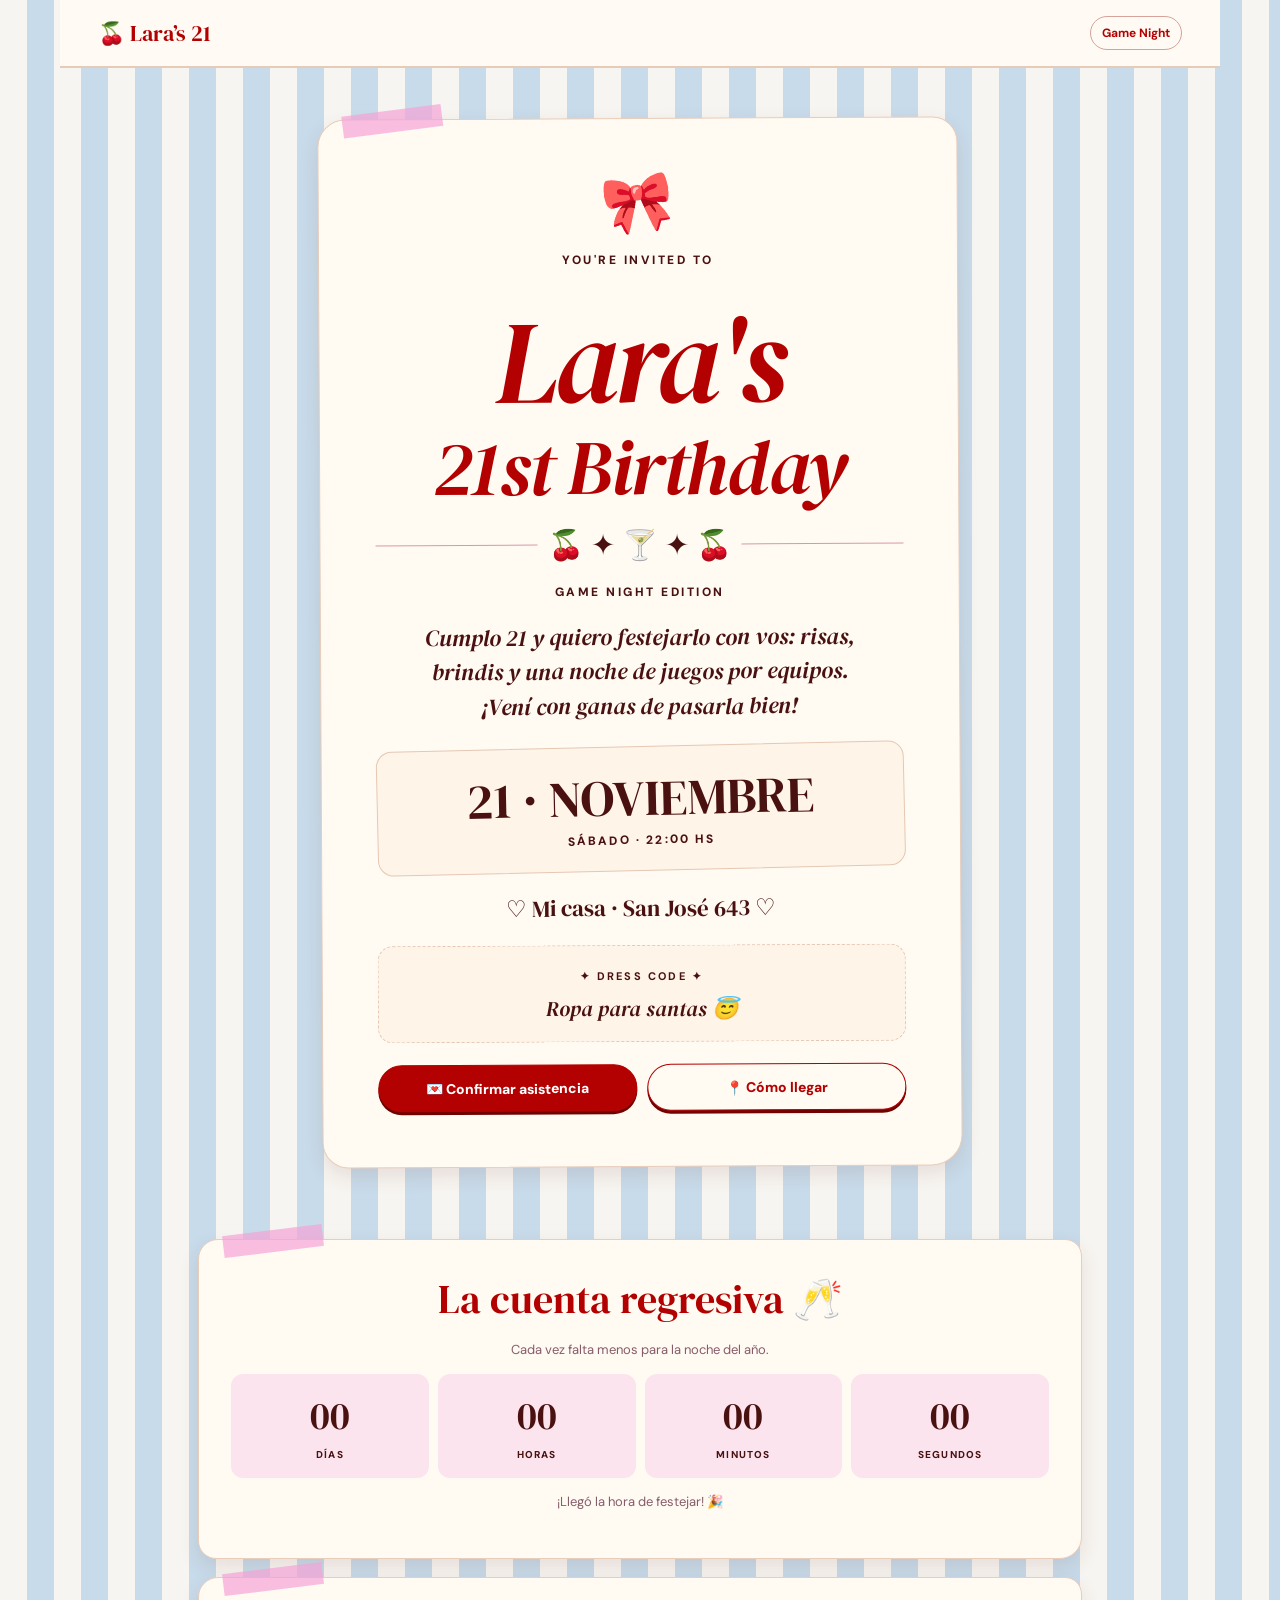
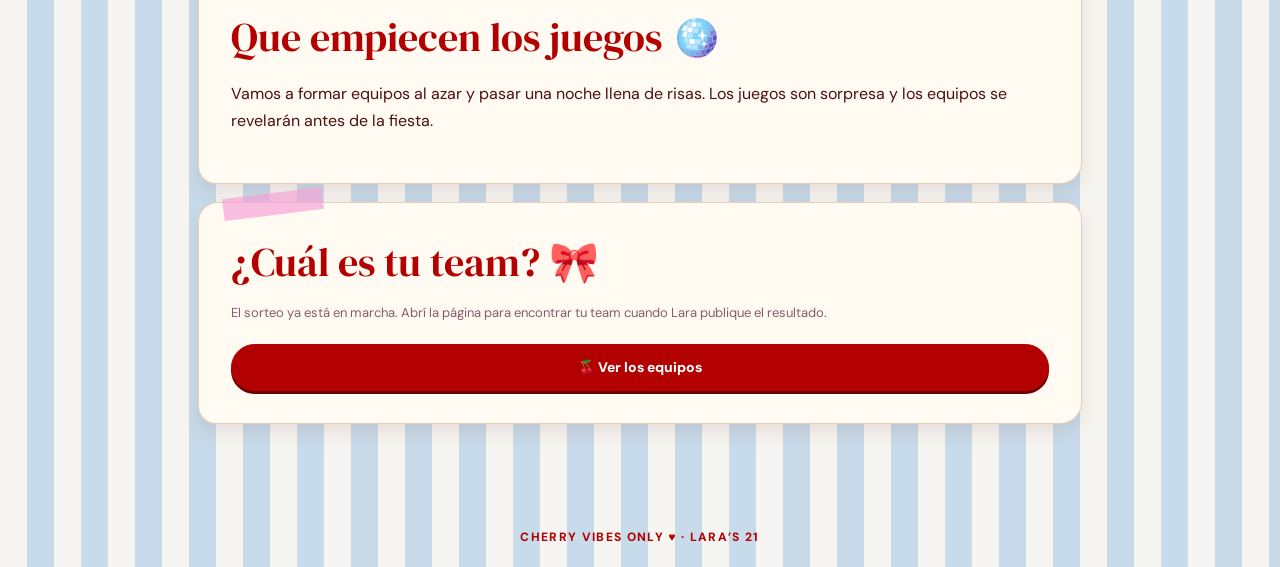
<file: index.html>
<!doctype html>
<html lang="es-AR">
  <head>
    <meta charset="UTF-8" />
    <meta name="viewport" content="width=device-width,initial-scale=1" />
    <meta name="theme-color" content="#800f2d" />
    <meta
      name="description"
      content="Lara's 21st Birthday — Cherry Game Night. ¡Estás invitada!"
    />
    <title>Lara's 21st Birthday 🍒</title>
    <link rel="stylesheet" href="./style.css" />
  </head>
  <body>
    <div class="shell">
      <header class="topbar">
        <div class="brand">🍒 Lara’s 21</div>
        <nav class="mini-nav">
          <a href="#juegos">Game Night</a>
        </nav>
      </header>
      <main>
        <div class="checkers">
          <div class="invite-card">
            <span class="bow" aria-hidden="true">🎀</span>
            <p class="subline">You're invited to</p>
            <h1 class="scribble hero-name">Lara's</h1>
            <p class="headline">21st Birthday</p>
            <div class="decor" aria-hidden="true">🍒 ✦ 🍸 ✦ 🍒</div>
            <div class="subline">GAME NIGHT EDITION</div>
            <p class="intro">
              Cumplo 21 y quiero festejarlo con vos: risas, brindis y una noche
              de juegos por equipos. ¡Vení con ganas de pasarla bien!
            </p>
            <div class="event-stamp">
              <strong>21 · NOVIEMBRE</strong><span>SÁBADO · 22:00 HS</span>
            </div>
            <div class="place">♡ Mi casa · San José 643 ♡</div>
            <div class="dress">
              <b>✦ Dress code ✦</b>
              <p>Ropa para santas 😇</p>
            </div>
            <div class="actions">
              <button class="button" id="rsvp">💌 Confirmar asistencia</button
              ><a
                class="button outline"
                target="_blank"
                rel="noopener"
                href="https://www.google.com/maps/search/?api=1&amp;query=San%20Jos%C3%A9%20643%2C%20Villa%20del%20Rosario%2C%20C%C3%B3rdoba%2C%20Argentina"
                >📍 Cómo llegar</a
              >
            </div>
          </div>
        </div>
        <div class="content">
          <section class="paper center">
            <h2>La cuenta regresiva 🥂</h2>
            <p class="muted">Cada vez falta menos para la noche del año.</p>
            <div class="clock">
              <div class="unit">
                <strong id="days">--</strong><small>Días</small>
              </div>
              <div class="unit">
                <strong id="hours">--</strong><small>Horas</small>
              </div>
              <div class="unit">
                <strong id="minutes">--</strong><small>Minutos</small>
              </div>
              <div class="unit">
                <strong id="seconds">--</strong><small>Segundos</small>
              </div>
            </div>
            <p class="muted" id="count-caption"></p>
          </section>
          <section id="juegos" class="paper">
            <h2>Que empiecen los juegos 🪩</h2>
            <p>
              Vamos a formar equipos al azar y pasar una noche llena de risas.
              Los juegos son sorpresa y los equipos se revelarán antes de la
              fiesta.
            </p>
          </section>
          <section class="paper">
            <h2>¿Cuál es tu team? 🎀</h2>
            <p class="muted">
              El sorteo ya está en marcha. Abrí la página para encontrar tu team
              cuando Lara publique el resultado.
            </p>
            <div class="actions">
              <a class="button" href="./equipos.html">🍒 Ver los equipos</a>
            </div>
          </section>
        </div>
      </main>
      <footer class="footer">CHERRY VIBES ONLY ♥ · LARA’S 21</footer>
    </div>
    <div
      class="modal hidden"
      id="rsvp-modal"
      role="dialog"
      aria-modal="true"
      aria-labelledby="rsvp-heading"
    >
      <div class="modal-panel">
        <button class="modal-close" id="close" aria-label="Cerrar">×</button>
        <div class="center" style="font-size: 42px">💌</div>
        <h2 id="rsvp-heading" class="center">¿Venís a mis 21?</h2>
        <p class="muted center">
          Completá tu nombre y abrí WhatsApp con tu confirmación lista para
          enviar.
        </p>
        <form id="rsvp-form">
          <label class="form-field"
            >Tu nombre<input
              id="guest-name"
              type="text"
              placeholder="Ej: Sofi"
              minlength="2"
              maxlength="70"
              required
              autocomplete="given-name" /></label
          ><label class="form-field"
            >¿Participás en los juegos?<select id="plays">
              <option value="Sí, obvio 🎲">Sí, obvio 🎲</option>
              <option value="Prefiero mirar 🥂">Prefiero mirar 🥂</option>
            </select></label
          ><button class="button full" type="submit">
            Abrir WhatsApp para confirmar
          </button>
        </form>
        <p class="status" id="rsvp-status" aria-live="polite"></p>
        <p class="muted">
          Tu confirmación se completa cuando tocás <b>Enviar</b> en WhatsApp. No
          se registra automáticamente en esta web.
        </p>
      </div>
    </div>
    <script type="module" src="./invite.js"></script>
  </body>
</html>
</file>
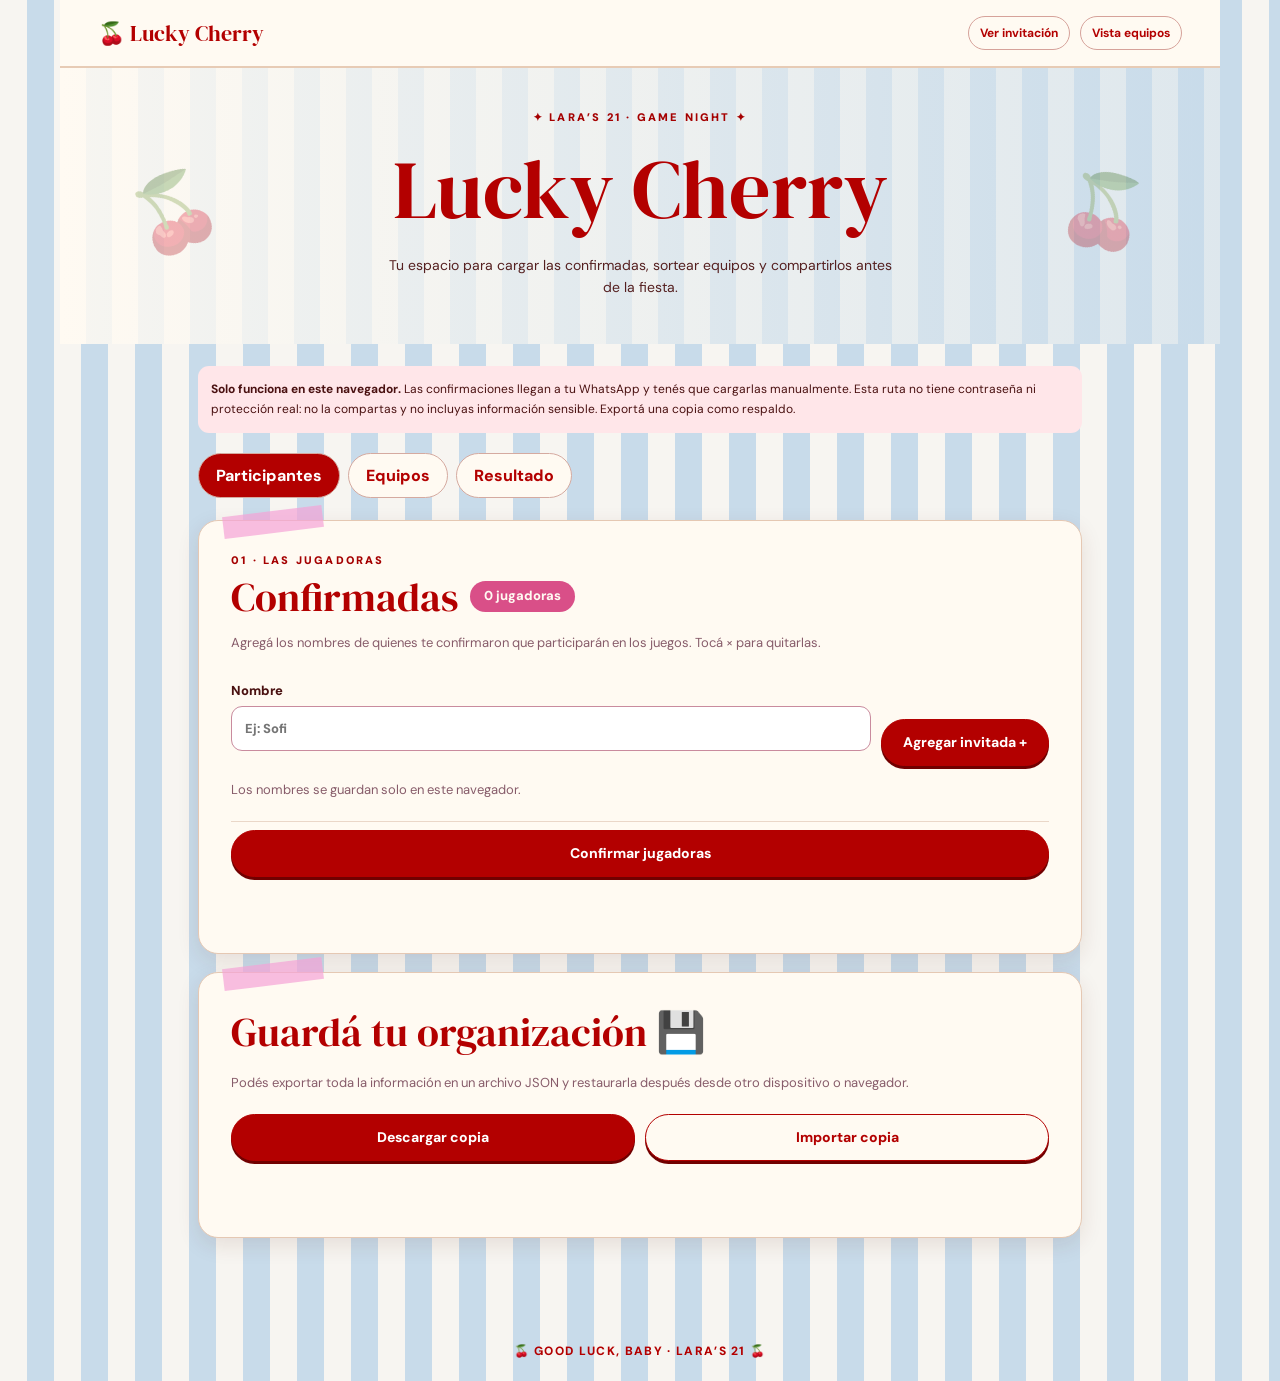
<file: admin.html>
<!doctype html>
<html lang="es-AR">
  <head>
    <meta charset="UTF-8" />
    <meta name="viewport" content="width=device-width,initial-scale=1" />
    <meta name="theme-color" content="#800f2d" />
    <meta
      name="description"
      content="Lucky Cherry — la máquina de sorteo de Lara's game night."
    />
    <title>Lucky Cherry · Lara's 21</title>
    <link rel="stylesheet" href="./style.css" />
  </head>
  <body>
    <div class="shell">
      <header class="topbar lucky-topbar">
        <a href="./" class="brand">🍒 Lucky Cherry</a>
        <nav class="mini-nav">
          <a href="./">Ver invitación</a
          ><a href="./equipos.html">Vista equipos</a>
        </nav>
      </header>
      <div class="top-intro lucky-hero">
        <div class="lucky-kicker">✦ Lara’s 21 · game night ✦</div>
        <h1>Lucky Cherry</h1>
        <p>
          Tu espacio para cargar las confirmadas, sortear equipos y compartirlos
          antes de la fiesta.
        </p>
      </div>
      <main class="content">
        <div class="notice" style="margin-bottom: 20px">
          <b>Solo funciona en este navegador.</b> Las confirmaciones llegan a tu
          WhatsApp y tenés que cargarlas manualmente. Esta ruta no tiene
          contraseña ni protección real: no la compartas y no incluyas
          información sensible. Exportá una copia como respaldo.
        </div>
        <nav class="organizer-tabs" aria-label="Secciones del organizador" role="tablist">
          <button class="tab-button active" role="tab" aria-selected="true" data-panel="participants-panel">Participantes</button>
          <button class="tab-button" role="tab" aria-selected="false" data-panel="teams-panel">Equipos</button>
          <button class="tab-button" role="tab" aria-selected="false" data-panel="result-panel">Resultado</button>
        </nav>
        <div id="participants-panel" class="tab-panel">
        <section class="paper lucky-paper">
          <div class="section-eyebrow">01 · LAS JUGADORAS</div>
          <div class="confirmed-heading"><h2>Confirmadas</h2><span class="count-pill" id="guest-count">0 jugadoras</span></div>
          <p class="muted">
            Agregá los nombres de quienes te confirmaron que participarán en los
            juegos. Tocá × para quitarlas.
          </p>
          <form id="add-form" class="form-row">
            <label class="form-field"
              >Nombre<input
                id="name"
                maxlength="70"
                minlength="2"
                placeholder="Ej: Sofi"
                required /></label
            ><button class="button" type="submit">Agregar invitada +</button>
          </form>
          <div class="tags" id="guests"></div>
          <p class="muted">Los nombres se guardan solo en este navegador.</p>
          <p id="guest-confirmed-status" class="confirmation-status hidden" role="status">✓ Jugadoras confirmadas</p>
          <div class="actions participant-actions"><button class="button" id="confirm-guests" type="button">Confirmar jugadoras</button><button class="button outline hidden" id="edit-guests" type="button">Editar jugadoras</button></div>
          <p id="guest-feedback" class="status" aria-live="polite"></p>
        </section>
        </div>
        <div id="teams-panel" class="tab-panel hidden">
        <section class="paper lucky-machine">
          <div class="section-eyebrow">02 · La máquina de la suerte</div>
          <h2>¿Quién juega con quién?</h2>
          <p class="muted">
            Se mezclan las invitadas al azar y se reparten en grupos con tamaños
            equilibrados.
          </p>
          <div id="team-setup-lock" class="notice setup-prompt">Confirmá las jugadoras para configurar los equipos.</div>
          <div id="team-setup" class="team-setup locked">
          <p id="confirmed-guest-total" class="confirmed-total"></p>
          <label class="form-field"
            >Cantidad de equipos<select id="count">
              <option value="2">2 equipos</option>
              <option value="3">3 equipos</option>
              <option value="4" selected>4 equipos</option>
              <option value="5">5 equipos</option>
              <option value="6">6 equipos</option>
            </select></label
          >
          <div id="team-name-fields" class="team-name-fields"></div>
          <p id="team-size-estimate" class="muted team-estimate"></p>
          <p id="team-confirmed-status" class="confirmation-status hidden" role="status">✓ ¡Equipos configurados! Ya podés realizar el sorteo.</p>
          <div class="actions team-actions"><button class="button" id="confirm-teams" type="button">Confirmar equipos</button><button class="button outline hidden" id="edit-teams" type="button">Editar configuración</button></div>
          </div>
          <div class="envelope-stage" id="slot-window" aria-live="polite">
            <div class="envelope"><span class="envelope-seal">🍒</span><span class="envelope-letter">Lista para formar los equipos</span></div>
          </div>
          <button class="button full draw-button" id="draw" disabled>
            🍒 Sortear equipos 🍒
          </button>
          <p class="status" id="draw-status" aria-live="polite"></p>
          <div id="teams"></div>
          <button class="button full hidden" id="confirm-result">
            ✨ Confirmar y publicar resultado
          </button>
          <div class="actions hidden" id="publish-actions">
            <button class="button" id="copy-link">
              🔗 Copiar enlace de equipos</button
            ><button class="button outline" id="send-teams">
              💌 Compartir por WhatsApp</button
            ><a
              id="view-teams"
              target="_blank"
              rel="noopener noreferrer"
              class="button soft"
              >👀 Vista pública</a
            >
          </div>
          <p id="publish-info" class="muted"></p>
        </section>
        </div>
        <div id="result-panel" class="tab-panel hidden">
          <section class="paper lucky-paper"><div class="section-eyebrow">03 · Revisión final</div><h2>Editar y publicar</h2><p class="muted">Podés mover participantes entre equipos antes de confirmar.</p><div id="editable-result"></div><button class="button full" id="save-manual">Guardar cambios</button><p id="manual-status" class="status" aria-live="polite"></p>
            <div class="actions hidden" id="result-share-actions"><button class="button" id="result-copy-link">Copiar enlace público</button><button class="button outline" id="result-share-wa">Copiar para WhatsApp</button></div>
          </section>
        </div>
        <section class="paper lucky-paper">
          <h2>Guardá tu organización 💾</h2>
          <p class="muted">
            Podés exportar toda la información en un archivo JSON y restaurarla
            después desde otro dispositivo o navegador.
          </p>
          <div class="actions">
            <button class="button" id="export">Descargar copia</button
            ><button class="button outline" id="import">Importar copia</button
            ><input
              type="file"
              accept="application/json,.json"
              id="import-file"
              class="hidden"
            />
          </div>
          <p class="status" id="backup-status" aria-live="polite"></p>
        </section>
      </main>
      <footer class="footer">🍒 GOOD LUCK, BABY · LARA’S 21 🍒</footer>
    </div>
    <script type="module" src="./admin.js"></script>
  </body>
</html>
</file>
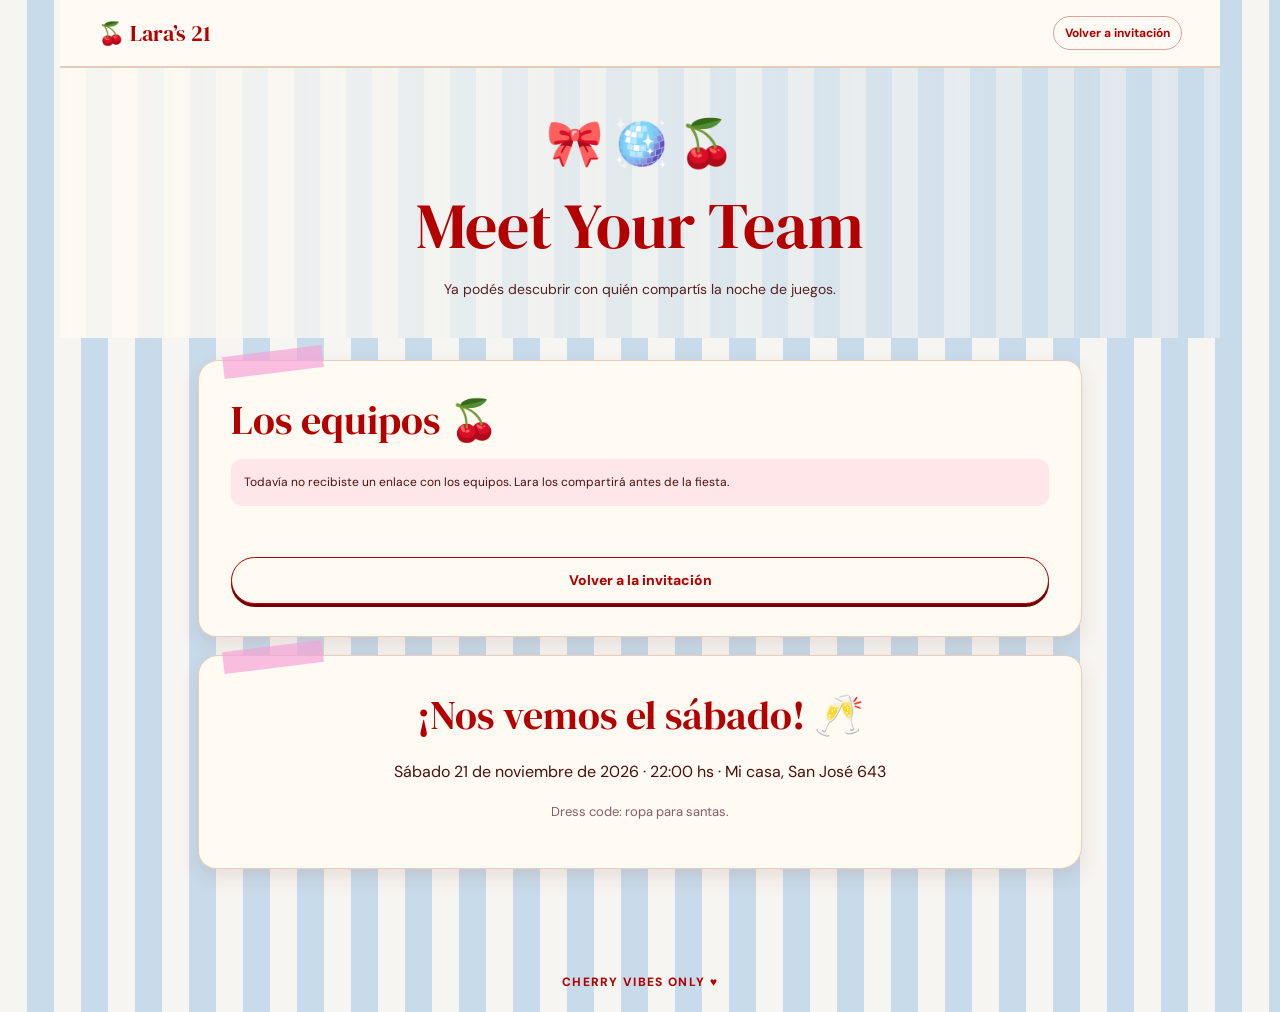
<file: equipos.html>
<!doctype html>
<html lang="es-AR">
  <head>
    <meta charset="UTF-8" />
    <meta name="viewport" content="width=device-width,initial-scale=1" />
    <meta name="theme-color" content="#800f2d" />
    <title>Mis equipos · Lara's 21 🍒</title>
    <link rel="stylesheet" href="./style.css" />
  </head>
  <body>
    <div class="shell">
      <header class="topbar">
        <a href="./" class="brand">🍒 Lara’s 21</a>
        <nav class="mini-nav"><a href="./">Volver a invitación</a></nav>
      </header>
      <main>
        <div class="top-intro">
          <div style="font-size: 46px">🎀 🪩 🍒</div>
          <h1>Meet Your Team</h1>
          <p>
            Ya podés descubrir con quién compartís la noche de juegos.
          </p>
        </div>
        <div class="content">
          <section class="paper">
            <h2>Los equipos 🍒</h2>
            <div id="teams">
              <p class="notice">
                Todavía no recibiste un enlace con los equipos. Lara los
                compartirá antes de la fiesta.
              </p>
            </div>
            <p id="message" class="status" aria-live="polite"></p>
            <div class="actions">
              <a href="./" class="button outline">Volver a la invitación</a
              ><button class="button hidden" id="share">
                Compartir equipos
              </button>
            </div>
          </section>
          <section class="paper center">
            <h2>¡Nos vemos el sábado! 🥂</h2>
            <p>Sábado 21 de noviembre de 2026 · 22:00 hs · Mi casa, San José 643</p>
            <p class="muted">Dress code: ropa para santas.</p>
          </section>
        </div>
      </main>
      <footer class="footer">CHERRY VIBES ONLY ♥</footer>
    </div>
    <script type="module">
      import { decodeTeams, renderTeams, teamPlainText } from "./shared.js";
      if (location.hash.startsWith("#t=")) {
        try {
          const teams = decodeTeams(location.hash);
          renderTeams(document.querySelector("#teams"), teams);
          document.querySelector("#share").classList.remove("hidden");
          document
            .querySelector("#share")
            .addEventListener("click", async () => {
              const url = location.href;
              if (navigator.share) {
                try {
                  await navigator.share({
                    title: "Equipos Lara’s 21",
                    text: teamPlainText(teams),
                    url,
                  });
                  return;
                } catch (e) {
                  if (e.name === "AbortError") return;
                }
              }
              try {
                await navigator.clipboard.writeText(url);
                document.querySelector("#message").textContent =
                  "Enlace copiado. Compartilo por WhatsApp.";
              } catch {
                document.querySelector("#message").textContent =
                  "Copiá la dirección de esta página para compartirla.";
              }
            });
        } catch (e) {
          document.querySelector("#teams").textContent =
            "El enlace no contiene equipos válidos. Pedile a Lara el enlace actualizado.";
        }
      }
    </script>
  </body>
</html>
</file>
<file: style.css>
@import url("https://fonts.googleapis.com/css2?family=DM+Sans:wght@400;500;600;700;800&family=DM+Serif+Display:ital@0;1&family=Pacifico&display=swap");
:root {
  --burgundy: #800f2d;
  --cherry: #b7224c;
  --rose: #f5afc2;
  --blush: #ffe1e9;
  --cream: #fff8ed;
  --ink: #5f1731;
  --line: #e3a9b7;
}
* {
  box-sizing: border-box;
}
html {
  scroll-behavior: smooth;
}
body {
  margin: 0;
  color: var(--ink);
  background: #f5c4d4;
  font-family: "DM Sans", sans-serif;
}
button,
input,
select,
textarea {
  font: inherit;
}
button {
  cursor: pointer;
}
a {
  text-decoration: none;
  color: inherit;
}
:focus-visible {
  outline: 3px solid #df4e7b;
  outline-offset: 4px;
}
::selection {
  background: #f8b1c8;
  color: #6e1029;
}
.hidden {
  display: none !important;
}
.shell {
  max-width: 1160px;
  margin: auto;
  min-height: 100dvh;
}
.topbar {
  padding: 16px clamp(16px, 4vw, 38px);
  display: flex;
  align-items: center;
  justify-content: space-between;
  gap: 8px;
  background: var(--burgundy);
  color: #fff8ed;
}
.brand {
  font-family: "DM Serif Display", serif;
  font-size: 22px;
}
.mini-nav {
  display: flex;
  gap: 10px;
  align-items: center;
}
.mini-nav a {
  font-size: 12px;
  font-weight: 700;
  border: 1px solid #ffffff60;
  border-radius: 100px;
  padding: 8px 11px;
}
.mini-nav a:hover {
  background: #ffffff20;
}
.checkers {
  background-color: #f6bfd2;
  background-image:
    linear-gradient(90deg, #ffffff50 50%, transparent 50%),
    linear-gradient(#ffffff50 50%, transparent 50%);
  background-size: 48px 48px;
  padding: clamp(24px, 5vw, 65px) 18px;
}
.invite-card {
  background: var(--cream);
  border: 3px solid var(--burgundy);
  max-width: 640px;
  text-align: center;
  margin: auto;
  border-radius: 45px 45px 75px 75px;
  padding: clamp(25px, 5vw, 55px);
  box-shadow: 0 18px 48px #66152e30;
  position: relative;
}
.bow {
  font-size: 58px;
  line-height: 1;
  display: block;
  transform: rotate(-8deg);
}
.scribble {
  font-family: "Pacifico", cursive;
  font-weight: 400;
}
.hero-name {
  font-size: clamp(69px, 15vw, 118px);
  line-height: 1.25;
  margin: 6px 0 -9px;
  letter-spacing: -0.035em;
}
.headline {
  font-family: "DM Serif Display", serif;
  font-size: clamp(42px, 10vw, 77px);
  font-weight: 400;
  line-height: 1.04;
  letter-spacing: -0.025em;
  margin: 0;
}
.subline {
  font-size: 12px;
  font-weight: 800;
  letter-spacing: 0.21em;
  text-transform: uppercase;
  margin: 20px 0;
}
.decor {
  display: flex;
  align-items: center;
  gap: 10px;
  justify-content: center;
  margin: 19px 0;
  font-size: 29px;
}
.decor:before,
.decor:after {
  content: "";
  height: 1px;
  background: #d998aa;
  flex: 1;
}
.intro {
  font:
    italic clamp(18px, 3vw, 23px)/1.5 "DM Serif Display",
    serif;
  margin: 13px auto 23px;
  max-width: 430px;
}
.event-stamp {
  background: #f9d7df;
  border: 1px solid #d79bad;
  border-radius: 16px;
  padding: 21px 10px;
  transform: rotate(-1deg);
}
.event-stamp strong {
  font:
    400 clamp(34px, 7vw, 50px)/1.2 "DM Serif Display",
    serif;
  display: block;
}
.event-stamp span {
  font-size: 12px;
  letter-spacing: 0.18em;
  font-weight: 800;
}
.place {
  font-family: "DM Serif Display", serif;
  font-size: 23px;
  margin: 21px 0;
}
.dress {
  border: 1px dashed #b95a79;
  border-radius: 15px;
  background: #ffe4eb;
  padding: 18px;
  margin: 0 auto 22px;
}
.dress b {
  font-size: 11px;
  letter-spacing: 0.2em;
  text-transform: uppercase;
}
.dress p {
  font:
    italic 21px "DM Serif Display",
    serif;
  margin: 9px 0 0;
}
.button {
  display: inline-flex;
  align-items: center;
  justify-content: center;
  border: 1px solid var(--burgundy);
  border-radius: 100px;
  padding: 13px 21px;
  background: var(--burgundy);
  color: white;
  font-size: 14px;
  font-weight: 800;
  min-height: 47px;
  gap: 8px;
  transition:
    transform 0.2s,
    background 0.2s;
}
.button:hover {
  transform: translateY(-2px);
  background: #ad2048;
}
.button.outline {
  background: transparent;
  color: var(--burgundy);
}
.button.outline:hover {
  background: #fae1e7;
}
.button.soft {
  background: #f9d4df;
  color: var(--burgundy);
  border-color: #e9b4c2;
}
.button.full {
  width: 100%;
}
.actions {
  display: flex;
  flex-wrap: wrap;
  gap: 10px;
  justify-content: center;
  margin: 20px 0 0;
}
.actions .button {
  flex: 1;
  min-width: 170px;
}
.content {
  max-width: 850px;
  margin: auto;
  padding: 22px 18px 65px;
}
.paper {
  background: var(--cream);
  border-radius: 17px;
  padding: clamp(20px, 4vw, 32px);
  margin-bottom: 18px;
  box-shadow: 0 6px 25px #5d203118;
}
.paper h2 {
  font:
    400 clamp(27px, 5vw, 40px) "DM Serif Display",
    serif;
  margin: 0 0 12px;
}
.paper p {
  line-height: 1.7;
}
.muted {
  color: #875c6a;
  font-size: 13px;
  line-height: 1.6;
}
.eyebrow {
  text-transform: uppercase;
  letter-spacing: 0.18em;
  font-size: 11px;
  font-weight: 800;
}
.clock {
  display: grid;
  grid-template-columns: repeat(4, 1fr);
  gap: 9px;
}
.unit {
  background: var(--blush);
  border-radius: 12px;
  text-align: center;
  padding: 15px 3px;
}
.unit strong {
  display: block;
  font:
    400 clamp(25px, 5vw, 39px) "DM Serif Display",
    serif;
  font-variant-numeric: tabular-nums;
}
.unit small {
  font-size: 10px;
  letter-spacing: 0.12em;
  text-transform: uppercase;
  font-weight: 800;
}
.game-grid,
.team-grid {
  display: grid;
  grid-template-columns: repeat(2, minmax(0, 1fr));
  gap: 13px;
}
.game-card,
.team-card {
  background: #fff0f2;
  border: 1px solid #ecc4ce;
  border-radius: 14px;
  padding: 17px;
}
.game-card strong,
.team-card h3 {
  font:
    400 21px "DM Serif Display",
    serif;
  margin: 0 0 6px;
}
.game-card p {
  font-size: 13px;
  margin: 6px 0 0;
}
.team-card:nth-child(2n) {
  background: #ffefdf;
}
.team-card:nth-child(3n) {
  background: #f1eafb;
}
.team-card:nth-child(4n) {
  background: #e8f3eb;
}
.team-card ul {
  padding-left: 20px;
  font-size: 13px;
  line-height: 1.9;
  margin: 8px 0;
}
.form-field {
  margin: 15px 0;
  display: flex;
  flex-direction: column;
  gap: 7px;
  font-size: 13px;
  font-weight: 800;
}
.form-field input,
.form-field select,
.form-field textarea {
  border-radius: 11px;
  border: 1px solid #c98b9e;
  background: white;
  padding: 13px;
  color: var(--ink);
  min-width: 0;
  width: 100%;
}
.form-field textarea {
  resize: vertical;
}
.form-row {
  display: flex;
  gap: 10px;
  align-items: end;
  flex-wrap: wrap;
}
.form-row .form-field {
  flex: 1;
  min-width: 150px;
}
.tags {
  display: flex;
  flex-wrap: wrap;
  gap: 7px;
}
.tag {
  background: #ffe2eb;
  border-radius: 30px;
  padding: 8px 10px;
  font-size: 12px;
  border: 1px solid #ebb6c6;
}
.tag button {
  border: 0;
  background: none;
  color: var(--burgundy);
  font-weight: 900;
}
.notice {
  border-radius: 11px;
  background: #ffe6e9;
  padding: 13px;
  font-size: 12px;
  line-height: 1.7;
}
.steps {
  display: flex;
  gap: 10px;
  flex-wrap: wrap;
}
.step {
  background: #ffe0e7;
  border-radius: 30px;
  padding: 8px 12px;
  font-size: 12px;
  font-weight: 800;
}
.score-row {
  display: flex;
  align-items: center;
  gap: 8px;
  border-top: 1px solid #efd7dc;
  padding: 13px 0;
}
.score-row:first-child {
  border: 0;
}
.score-name {
  flex: 1;
  min-width: 0;
  font-weight: 700;
  font-size: 13px;
}
.score-number {
  font:
    400 25px "DM Serif Display",
    serif;
  min-width: 38px;
  text-align: center;
}
.square {
  border: 1px solid #d1a0af;
  background: #ffecf0;
  color: var(--burgundy);
  border-radius: 9px;
  min-width: 35px;
  min-height: 35px;
  font-weight: 800;
}
.modal {
  position: fixed;
  inset: 0;
  z-index: 20;
  background: #37061dbc;
  display: grid;
  place-items: center;
  padding: 16px;
}
.modal-panel {
  background: var(--cream);
  padding: 27px;
  border-radius: 22px;
  width: min(420px, 100%);
  max-height: 90vh;
  overflow: auto;
}
.modal-panel h2 {
  font:
    400 34px "DM Serif Display",
    serif;
  margin: 0 0 8px;
}
.modal-close {
  float: right;
  background: none;
  border: none;
  font-size: 28px;
  color: var(--burgundy);
}
.top-intro {
  text-align: center;
  background: var(--burgundy);
  color: white;
  padding: 45px 18px 38px;
}
.top-intro h1 {
  font:
    400 clamp(38px, 7vw, 64px) "DM Serif Display",
    serif;
  margin: 9px 0;
}
.top-intro p {
  max-width: 520px;
  margin: 0 auto;
  line-height: 1.6;
  font-size: 14px;
}
.center {
  text-align: center;
}
.footer {
  text-align: center;
  color: var(--burgundy);
  padding: 22px 15px;
  font-size: 12px;
  letter-spacing: 0.11em;
  font-weight: 800;
}
.status {
  font-size: 13px;
  min-height: 19px;
  font-weight: 700;
  color: var(--cherry);
  margin-top: 12px;
}
.challenge-result {
  margin-top: 12px;
  background: #ffe2e9;
  border-radius: 12px;
  padding: 16px;
  text-align: center;
  font-family: "DM Serif Display", serif;
  font-size: 19px;
}
.preview {
  font-family: "DM Serif Display", serif;
}
.admin-help {
  font-size: 12px;
  color: #8b5768;
  line-height: 1.7;
}
details {
  margin: 8px 0;
}
summary {
  cursor: pointer;
  font-weight: 700;
}
.divider {
  border: 0;
  border-top: 1px solid #e8c5cc;
  margin: 25px 0;
}
/* Lucky Cherry organizer */
.lucky-topbar {
  background: #4d071c;
  border-bottom: 3px solid #ffcf69;
}
.lucky-topbar .brand {
  color: #ffe2a6;
}
.lucky-hero {
  position: relative;
  overflow: hidden;
  background:
    radial-gradient(ellipse at 50% 120%, #ee4974, transparent 55%), #690d2a;
  padding: 42px 18px 45px;
  border-bottom: 6px double #ffcf69;
}
.lucky-hero:before,
.lucky-hero:after {
  content: "🍒";
  position: absolute;
  font-size: clamp(30px, 7vw, 72px);
  opacity: 0.3;
  top: 35%;
  transform: rotate(-18deg);
}
.lucky-hero:before {
  left: 6%;
}
.lucky-hero:after {
  right: 6%;
  transform: rotate(18deg);
}
.lucky-hero h1 {
  color: #ffe1a1;
  font-family: "DM Serif Display", serif;
  font-size: clamp(48px, 10vw, 82px);
  text-shadow:
    0 4px #b51b4b,
    0 0 26px #ff85ab;
}
.lucky-kicker,
.section-eyebrow {
  font-size: 11px;
  letter-spacing: 0.2em;
  text-transform: uppercase;
  font-weight: 900;
}
.lucky-kicker {
  color: #ffd4df;
}
.lucky-hero p {
  color: #ffe9ed;
}
.lucky-paper,
.lucky-machine {
  border: 2px solid #d89242;
  box-shadow:
    0 8px 0 #8e1640,
    0 14px 30px #5d203126;
  border-radius: 22px;
}
.lucky-paper h2,
.lucky-machine h2 {
  color: #760f30;
}
.section-eyebrow {
  color: #b3294e;
  margin-bottom: 8px;
}
.count-pill {
  display: inline-grid;
  place-items: center;
  vertical-align: middle;
  border-radius: 50%;
  width: 36px;
  height: 36px;
  background: #a8163e;
  color: white;
  font:
    700 16px "DM Sans",
    sans-serif;
}
.guest-tag {
  font-weight: 800;
  background: #ffe5a8;
  border-color: #e8b85e;
}
.guest-tag button {
  font-size: 18px;
  min-width: 23px;
}
.lucky-machine {
  background: linear-gradient(150deg, #fff9e9, #ffe0e8 65%, #ffcad8);
  padding: clamp(20px, 5vw, 42px);
}
.team-name-fields {
  display: grid;
  grid-template-columns: repeat(2, minmax(0, 1fr));
  gap: 0 12px;
}
.slot-window {
  min-height: 88px;
  margin: 17px 0 13px;
  padding: 16px;
  display: flex;
  align-items: center;
  justify-content: space-between;
  gap: 10px;
  background: #4f0920;
  border: 5px ridge #ffc963;
  border-radius: 16px;
  color: #fff4d4;
  box-shadow:
    inset 0 0 22px #ef5b7d60,
    0 5px 0 #9e2248;
  font-family: "DM Serif Display", serif;
  font-size: clamp(18px, 4vw, 27px);
  text-align: center;
}
.slot-window span {
  font-size: 25px;
}
.slot-window b {
  flex: 1;
}
.slot-window.spinning b {
  animation: slot-blink 0.12s steps(2) infinite;
}
@keyframes slot-blink {
  50% {
    opacity: 0.3;
    transform: translateY(-2px);
  }
}
.draw-button {
  min-height: 64px;
  border-radius: 14px;
  background: linear-gradient(#e83d68, #a70f39);
  border: 3px solid #ffe092;
  box-shadow:
    0 5px 0 #720c2d,
    0 0 22px #ff7794a6;
  font-size: 18px;
  letter-spacing: 0.03em;
  text-shadow: 0 1px #810c2c;
}
.draw-button:hover {
  background: linear-gradient(#f45b7f, #b61543);
}
.draw-button:disabled {
  opacity: 0.7;
  cursor: wait;
  transform: none;
}
.team-card {
  border: 2px solid #e5a9b2;
  box-shadow: 0 4px 0 #dba2ab;
}
.team-card h3 {
  color: #9a123a;
}
#confirm-result {
  margin-top: 18px;
  background: #9b1740;
  border-color: #f0c260;
  min-height: 54px;
}
.lucky-machine #teams {
  margin-top: 18px;
}
.lucky-machine .notice {
  background: #fff2d0;
  border: 1px dashed #d59a46;
}
.public-hero {
  background: linear-gradient(145deg, #fff5e4, #ffdce6);
}
@media (max-width: 540px) {
  .team-name-fields {
    grid-template-columns: 1fr;
  }
  .lucky-hero:before {
    left: -8px;
  }
  .lucky-hero:after {
    right: -8px;
  }
  .draw-button {
    font-size: 16px;
  }
}
@media (max-width: 540px) {
  .game-grid,
  .team-grid {
    grid-template-columns: 1fr;
  }
  .topbar {
    padding: 14px;
  }
  .brand {
    font-size: 17px;
  }
  .mini-nav a {
    font-size: 10px;
    padding: 7px;
  }
  .hero-name {
    font-size: 73px;
  }
  .invite-card {
    padding: 24px 18px 29px;
  }
  .clock {
    gap: 5px;
  }
  .game-card {
    padding: 13px;
  }
}
@media (prefers-reduced-motion: reduce) {
  *,
  *:before,
  *:after {
    transition: none !important;
    animation: none !important;
  }
}

/* The Birthday Club scrapbook visual system */
:root { --burgundy:#b30000; --cherry:#b30000; --rose:#f5a3d7; --blush:#ffe7f2; --cream:#f7f5f1; --ink:#4a1111; --line:#d9b8a8; --sky:#c8dbea; --lime:#d9e88e; }
body { background:repeating-linear-gradient(90deg,#f7f5f1 0 27px,#c8dbea 27px 54px); color:var(--ink); }
.shell { background:transparent; }
.topbar { background:#fffaf3; color:var(--burgundy); border-bottom:2px solid #e6cbb8; }
.brand { color:var(--burgundy); }
.mini-nav a { border-color:#d6a29a; }
.checkers { background:transparent; padding:clamp(18px,4vw,50px) 15px; }
.invite-card,.paper,.team-card { background:#fffaf2; border:1px solid #e8cdbb; box-shadow:0 8px 20px #5b20151b; }
.invite-card { border-radius:28px 25px 31px 26px; transform:rotate(-.3deg); position:relative; }
.invite-card:before,.paper:before { content:""; position:absolute; width:100px; height:22px; background:#f5a3d7b0; top:-10px; left:24px; transform:rotate(-7deg); }
.invite-card h1,.headline,.paper h2,.team-card h3,.top-intro h1 { color:var(--burgundy); }
.scribble { font-family:"DM Serif Display",serif; font-style:italic; }
.headline { font-style:italic; }
.event-stamp,.dress,.team-card { background:#fff4e8; border-color:#e5c8b3; }
.dress { border-style:dashed; }
.button { background:var(--burgundy); border-color:var(--burgundy); border-radius:999px; box-shadow:0 3px 0 #710000; }
.button:hover { background:#cf1818; }
.button.outline { background:#fffaf2; color:var(--burgundy); }
.button.soft,.unit,.tag { background:#fce4ef; }
.content { max-width:920px; }
.paper { position:relative; border-radius:20px 17px 22px 18px; }
.top-intro,.lucky-hero { color:var(--burgundy); background:linear-gradient(90deg,#fffaf2dd,#c8dbea99), repeating-linear-gradient(90deg,#fffaf2 0 26px,#c8dbea 26px 52px); border:0; }
.top-intro p,.lucky-hero p { color:#552020; }
.lucky-hero h1 { color:var(--burgundy); text-shadow:none; }
.lucky-topbar { background:#fffaf2; border-bottom:2px solid #e7cbb5; }
.lucky-topbar .brand { color:var(--burgundy); }
.lucky-paper,.lucky-machine { border:1px solid #e5c8b3; box-shadow:0 7px 22px #5820161c; border-radius:20px; background:#fffaf2; }
.section-eyebrow,.lucky-kicker { color:#a50000; }
.count-pill { background:var(--burgundy); }
.guest-tag { background:#fce4ef; border-color:#e8bad1; }
.slot-window { display:flex; align-items:center; justify-content:center; width:100%; min-height:0; margin:22px 0 20px; padding:24px 16px 30px; background:repeating-linear-gradient(135deg,#fffaf2 0 18px,#d9e9f2 18px 36px); border:1px solid #dfc5b4; border-radius:18px; box-shadow:0 5px 15px #68201620; color:var(--burgundy); }
.envelope { position:relative; display:grid; place-items:center; flex:none; width:min(360px,100%); height:130px; background:#fff0dc; border:2px solid #d7b99f; border-radius:10px; box-shadow:0 7px 0 #d9c5b0; transition:transform .6s; }
.envelope:before { content:""; position:absolute; inset:0; background:#f9e5cc; clip-path:polygon(0 0,50% 64%,100% 0); transform-origin:top; transition:transform .6s; }
.envelope-seal { z-index:2; font-size:28px; margin-top:24px; }
.envelope-letter { position:absolute; z-index:2; top:12px; max-width:90%; font-family:"DM Serif Display",serif; font-size:clamp(16px,3vw,20px); line-height:1.2; color:var(--burgundy); }
.slot-window.opened .envelope { transform:translateY(8px); }
.slot-window.opening .envelope:before { transform:rotateX(180deg); }
.draw-button { border-radius:999px; min-height:54px; background:var(--burgundy); border:0; box-shadow:0 4px 0 #710000; }
.draw-button:hover { background:#cf1818; }
.team-card { border-radius:16px; }
.team-card:nth-child(4n+1) { background:#ffe8ed; }
.team-card:nth-child(4n+2) { background:#ffeaf5; }
.team-card:nth-child(4n+3) { background:#e7f3fa; }
.team-card:nth-child(4n) { background:#f1f7d9; }
.team-card h3 { font-style:italic; }
#confirm-result { background:var(--burgundy); border-color:var(--burgundy); }
.organizer-tabs { display:flex; gap:8px; overflow:auto; margin:0 0 18px; padding-bottom:4px; }
.tab-button { border:1px solid #d5aaa0; border-radius:999px; background:#fffaf2; color:var(--burgundy); font-weight:800; padding:11px 17px; white-space:nowrap; }
.tab-button.active { background:var(--burgundy); color:#fff; }
.member-edit { display:flex; align-items:center; justify-content:space-between; gap:8px; padding:7px 0; border-top:1px solid #e8d4c5; font-size:13px; }
.member-edit select { max-width:145px; min-width:0; border:1px solid #d7b99f; border-radius:9px; padding:7px; background:#fffaf2; }
.confirmed-heading { display:flex; align-items:center; gap:12px; flex-wrap:wrap; margin:0 0 10px; }
.confirmed-heading h2 { margin:0; line-height:1.1; }
.count-pill { display:inline-flex; align-items:center; justify-content:center; width:auto; min-width:0; height:auto; padding:8px 14px; border-radius:999px; color:#fffaf2; background:#d94f88; font:800 13px/1.15 "DM Sans",sans-serif; white-space:nowrap; }
.participant-actions { justify-content:flex-start; padding-top:8px; border-top:1px solid #ead7c8; }
.confirmation-status { margin:12px 0 0; padding:11px 14px; color:#3f5c15; background:#eff6d6; border:1px solid #d9e88e; border-radius:12px; font-size:14px; font-weight:800; }
.team-setup { padding:14px; margin:14px 0; border:1px solid #e7cdbb; border-radius:16px; background:#fffdf8; }
.team-setup.locked { opacity:.55; pointer-events:none; }
.setup-prompt { margin:12px 0; }
.confirmed-total { display:inline-block; margin:0; padding:8px 12px; color:#7b182e; background:#fce4ef; border-radius:999px; font-weight:800; font-size:13px; }
.team-estimate { margin:0 0 8px; padding:10px 12px; border-radius:10px; background:#e8f2f8; }
.team-actions { justify-content:flex-start; }
.is-locked { opacity:.8; }
.is-locked .guest-tag button { display:none; }
button:disabled { opacity:.5; cursor:not-allowed; box-shadow:none; transform:none; }
@media (max-width:540px) { .confirmed-heading { align-items:center; gap:9px; } .confirmed-heading h2 { font-size:32px; } .count-pill { font-size:12px; padding:7px 10px; } .participant-actions .button,.team-actions .button { width:100%; } }
@keyframes cardReveal { from { opacity:0; transform:translateY(12px) scale(.97); } to { opacity:1; transform:translateY(0) scale(1); } }
.team-grid .team-card { animation:cardReveal .45s both; }
.team-grid .team-card:nth-child(2) { animation-delay:.12s; }.team-grid .team-card:nth-child(3) { animation-delay:.24s; }.team-grid .team-card:nth-child(4) { animation-delay:.36s; }
@media (max-width:540px) { .organizer-tabs { position:sticky; top:0; z-index:5; background:#f7f5f1ed; padding:8px 0; } .tab-button { flex:1; padding:10px 8px; font-size:12px; } .slot-window { padding:22px 12px 28px; } .envelope { width:min(320px,100%); height:118px; } }
@media (prefers-reduced-motion:reduce) { .team-grid .team-card { animation:none; } }
</file>
